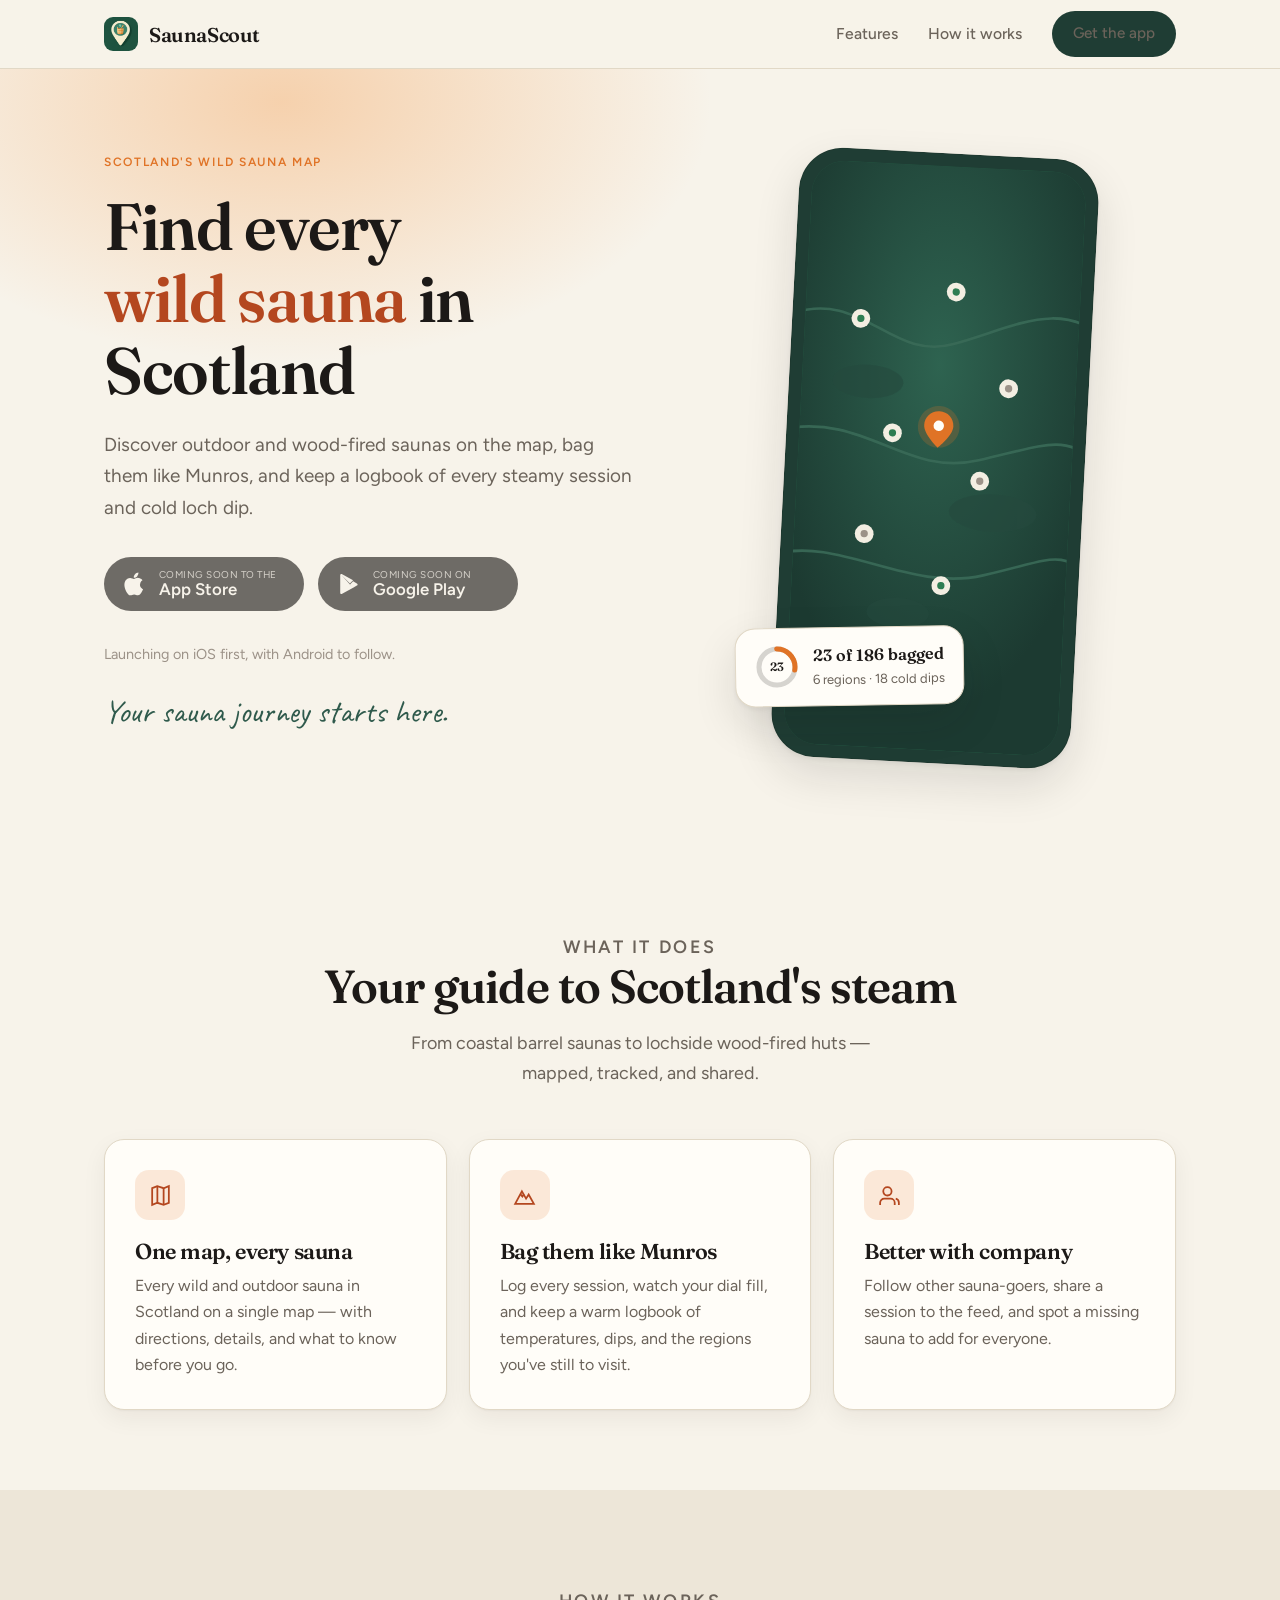
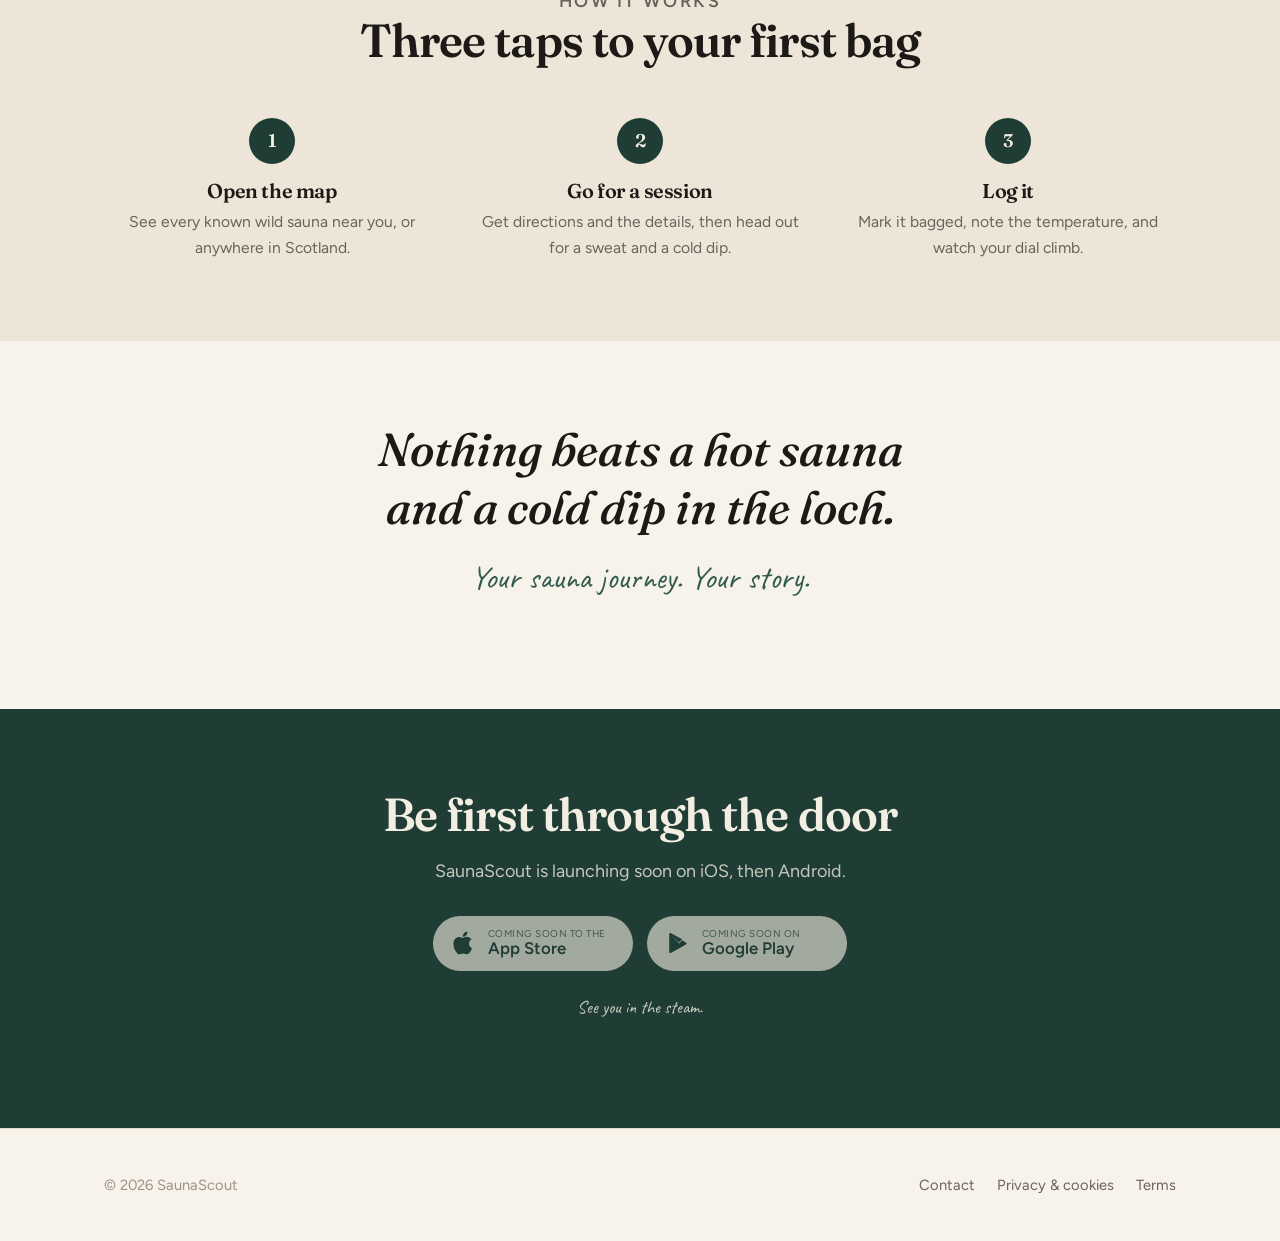
<file: index.html>
<!doctype html>
<html lang="en">
<head>
<meta charset="utf-8" />
<meta name="viewport" content="width=device-width, initial-scale=1" />
<title>SaunaScout — Find Scotland's wild saunas</title>
<meta name="description" content="SaunaScout maps every wild and outdoor sauna across Scotland. Find them on the map, bag them like Munros, and keep a logbook of every session. Coming soon to iOS and Android." />
<link rel="canonical" href="https://saunascout.app/" />
<meta name="theme-color" content="#F7F3EA" media="(prefers-color-scheme: light)" />
<meta name="theme-color" content="#14110F" media="(prefers-color-scheme: dark)" />

<meta property="og:type" content="website" />
<meta property="og:site_name" content="SaunaScout" />
<meta property="og:title" content="SaunaScout — Find Scotland's wild saunas" />
<meta property="og:description" content="Every wild and outdoor sauna in Scotland, on one map. Bag them like Munros and keep a logbook." />
<meta property="og:url" content="https://saunascout.app/" />
<meta property="og:image" content="https://saunascout.app/assets/icon-og.jpg" />
<meta name="twitter:card" content="summary_large_image" />
<meta name="twitter:title" content="SaunaScout — Find Scotland's wild saunas" />
<meta name="twitter:description" content="Every wild and outdoor sauna in Scotland, on one map. Bag them like Munros." />
<meta name="twitter:image" content="https://saunascout.app/assets/icon-og.jpg" />

<link rel="icon" href="/assets/favicon-32.png" sizes="32x32" type="image/png" />
<link rel="apple-touch-icon" href="/assets/icon-180.png" />

<link rel="preconnect" href="https://fonts.googleapis.com" />
<link rel="preconnect" href="https://fonts.gstatic.com" crossorigin />
<link rel="stylesheet" href="https://fonts.googleapis.com/css2?family=Caveat:wght@600&family=Figtree:wght@400;500;600;700&family=Fraunces:ital,opsz,wght@0,9..144,400;0,9..144,500;0,9..144,600;0,9..144,700;1,9..144,500&display=swap" />

<style>
  /* ---------- Ember & Pine ---------- */
  :root {
    --canvas: #F7F3EA;
    --surface: #FFFDF8;
    --surface-sunk: #EDE6D8;
    --border: #E1D8C6;
    --ink: #1C1917;
    --ink-muted: #6B635A;
    --ink-faint: #9C9288;
    --pine: #1F3D34;
    --pine-soft: #2F5A4C;
    --on-pine: #F3EEE2;
    --ember: #E07326;
    --ember-soft: #F4A259;
    --coal: #B4471F;
    --steam: #7FA6A0;
    --success: #2E7D52;
    --icon-ground: #235541;

    --shadow-card: 0 1px 2px rgba(28,25,23,0.04), 0 8px 24px rgba(28,25,23,0.06);
    --shadow-raised: 0 2px 4px rgba(28,25,23,0.05), 0 18px 44px rgba(28,25,23,0.12);

    --r-sm: 10px;
    --r-md: 14px;
    --r-lg: 20px;
    --r-xl: 28px;

    --serif: "Fraunces", Georgia, "Times New Roman", serif;
    --sans: "Figtree", -apple-system, BlinkMacSystemFont, "Segoe UI", Roboto, Helvetica, Arial, sans-serif;
    --script: "Caveat", "Bradley Hand", cursive;

    --maxw: 1120px;
  }

  @media (prefers-color-scheme: dark) {
    :root {
      --canvas: #14110F;
      --surface: #201C18;
      --surface-sunk: #0E0C0A;
      --border: #332C25;
      --ink: #F5EFE4;
      --ink-muted: #A79D90;
      --ink-faint: #7A7167;
      --pine: #24413A;
      --pine-soft: #33564A;
      --on-pine: #EFE8DA;
      --ember: #F08A3C;
      --ember-soft: #F7B172;
      --coal: #D2603A;
      --steam: #8FB6B0;
      --success: #4E9E72;
      --shadow-card: 0 1px 2px rgba(0,0,0,0.40), 0 8px 24px rgba(0,0,0,0.35);
      --shadow-raised: 0 2px 4px rgba(0,0,0,0.45), 0 18px 44px rgba(0,0,0,0.50);
    }
  }

  * { box-sizing: border-box; }
  html { scroll-behavior: smooth; -webkit-text-size-adjust: 100%; }
  body {
    margin: 0;
    background: var(--canvas);
    color: var(--ink);
    font-family: var(--sans);
    font-size: 17px;
    line-height: 1.65;
    -webkit-font-smoothing: antialiased;
    text-rendering: optimizeLegibility;
    overflow-x: hidden;
  }
  img { max-width: 100%; display: block; }
  a { color: var(--coal); text-decoration: none; }
  a:hover { text-decoration: underline; }

  h1, h2, h3 {
    font-family: var(--serif);
    font-optical-sizing: auto;
    font-weight: 600;
    letter-spacing: -0.02em;
    line-height: 1.1;
    margin: 0;
  }

  .wrap { max-width: var(--maxw); margin: 0 auto; padding: 0 24px; }

  .eyebrow {
    font-family: var(--sans);
    font-weight: 600;
    font-size: 0.75rem;
    letter-spacing: 0.14em;
    text-transform: uppercase;
    color: var(--ember);
    margin: 0 0 18px;
  }
  .flourish {
    font-family: var(--script);
    font-size: clamp(1.5rem, 3.4vw, 2rem);
    color: var(--pine-soft);
    line-height: 1.2;
  }
  @media (prefers-color-scheme: dark) { .flourish { color: var(--steam); } }

  .lede {
    font-size: 1.18rem;
    color: var(--ink-muted);
    max-width: 46ch;
  }

  /* ---------- Buttons / badges ---------- */
  .btn {
    display: inline-flex;
    align-items: center;
    gap: 10px;
    font-family: var(--sans);
    font-weight: 600;
    font-size: 1rem;
    padding: 13px 26px;
    border-radius: 999px;
    border: 1px solid transparent;
    cursor: pointer;
    transition: transform .15s ease, opacity .15s ease, background-color .15s ease;
  }
  .btn:hover { text-decoration: none; }
  .btn:active { transform: scale(0.97); }
  .btn-primary { background: var(--pine); color: var(--on-pine); }
  .btn-primary:hover { background: var(--pine-soft); }
  .btn-secondary { background: var(--surface); color: var(--ink); border-color: var(--border); }

  .stores { display: flex; gap: 14px; flex-wrap: wrap; }
  .badge {
    display: inline-flex;
    align-items: center;
    gap: 12px;
    padding: 11px 22px 11px 18px;
    min-width: 200px;
    border-radius: 999px;
    background: var(--ink);
    color: var(--canvas);
    border: 1px solid transparent;
    cursor: not-allowed;
    transition: transform .15s ease, opacity .15s ease;
  }
  .badge[href] { cursor: pointer; }
  .badge[href]:hover { transform: translateY(-2px); text-decoration: none; }
  .badge:not([href]) { opacity: 0.62; }
  .badge svg { width: 24px; height: 24px; flex: none; fill: currentColor; }
  .badge .b-text { text-align: left; line-height: 1.15; font-family: var(--sans); }
  .badge .b-small { display: block; font-size: 0.62rem; letter-spacing: 0.05em; text-transform: uppercase; opacity: 0.75; }
  .badge .b-big { display: block; font-size: 1.05rem; font-weight: 600; }

  .stores-note { font-size: 0.9rem; color: var(--ink-faint); margin: 14px 0 0; }

  /* ---------- Header ---------- */
  header {
    position: sticky; top: 0; z-index: 50;
    background: color-mix(in srgb, var(--canvas) 82%, transparent);
    backdrop-filter: saturate(150%) blur(12px);
    border-bottom: 1px solid var(--border);
  }
  .nav { display: flex; align-items: center; justify-content: space-between; height: 68px; }
  .brand { display: flex; align-items: center; gap: 11px; color: var(--ink); font-family: var(--serif); font-weight: 600; font-size: 1.25rem; letter-spacing: -0.02em; }
  .brand:hover { text-decoration: none; }
  .brand img { width: 34px; height: 34px; border-radius: 9px; }
  .nav-links { display: flex; gap: 30px; align-items: center; }
  .nav-links a { color: var(--ink-muted); font-size: 0.98rem; font-weight: 500; }
  .nav-links a:hover { color: var(--ink); text-decoration: none; }
  .nav .btn { padding: 9px 20px; font-size: 0.95rem; }
  @media (max-width: 720px) {
    .nav-links a:not(.btn) { display: none; }
    .nav { height: 60px; }
    .nav .btn { padding: 8px 16px; font-size: 0.9rem; }
    .brand span { font-size: 1.15rem; }
  }

  /* ---------- Hero ---------- */
  .hero { position: relative; padding: 84px 0 72px; overflow: hidden; }
  .hero::before {
    content: ""; position: absolute; inset: -20% 30% auto -10%; height: 620px;
    background: radial-gradient(60% 60% at 40% 30%, color-mix(in srgb, var(--ember-soft) 42%, transparent), transparent 70%);
    pointer-events: none; z-index: 0;
  }
  .hero .wrap { position: relative; z-index: 1; display: grid; grid-template-columns: 1.05fr 0.95fr; gap: 56px; align-items: center; }
  .hero h1 { font-size: clamp(2.6rem, 6.4vw, 4.1rem); font-weight: 600; }
  .hero h1 em { font-style: normal; color: var(--coal); white-space: nowrap; }
  .hero .lede { margin: 22px 0 0; }
  .hero .cta-row { display: flex; flex-direction: column; gap: 18px; margin-top: 34px; align-items: flex-start; }
  .hero .flourish { margin-top: 26px; }

  .hero-art { position: relative; display: flex; justify-content: center; }
  .phone {
    width: min(300px, 78vw);
    aspect-ratio: 300 / 610;
    background: var(--pine);
    border-radius: 44px;
    padding: 12px;
    box-shadow: var(--shadow-raised);
    border: 1px solid color-mix(in srgb, var(--ink) 12%, transparent);
    rotate: 3deg;
  }
  .phone-screen { width: 100%; height: 100%; border-radius: 33px; overflow: hidden; background: var(--icon-ground); position: relative; }
  .phone-badge {
    position: absolute; left: -40px; bottom: 52px; rotate: -4deg;
    background: var(--surface); color: var(--ink);
    border: 1px solid var(--border); border-radius: var(--r-lg);
    box-shadow: var(--shadow-raised);
    padding: 14px 18px; display: flex; align-items: center; gap: 13px;
    white-space: nowrap;
  }
  .phone-badge .ring { width: 46px; height: 46px; flex: none; }
  .phone-badge .pb-title { font-family: var(--serif); font-weight: 600; font-size: 1.02rem; }
  .phone-badge .pb-sub { font-size: 0.82rem; color: var(--ink-muted); }
  @media (max-width: 900px) {
    .hero .wrap { grid-template-columns: 1fr; gap: 44px; text-align: center; }
    .hero .cta-row, .hero .lede { align-items: center; margin-left: auto; margin-right: auto; }
    .hero .stores { justify-content: center; }
    .hero-art { padding-left: 24px; }
    .phone-badge { left: 0; bottom: 44px; }
  }

  /* ---------- Sections ---------- */
  section { padding: 80px 0; }
  .section-head { max-width: 640px; margin: 0 auto 52px; text-align: center; }
  .section-head h2 { font-size: clamp(2rem, 4.4vw, 2.9rem); }
  .section-head p { color: var(--ink-muted); font-size: 1.12rem; margin: 16px auto 0; max-width: 46ch; }

  .features { display: grid; grid-template-columns: repeat(3, 1fr); gap: 22px; }
  @media (max-width: 900px) { .features { grid-template-columns: 1fr; max-width: 460px; margin: 0 auto; } }
  .card {
    background: var(--surface);
    border: 1px solid var(--border);
    border-radius: var(--r-lg);
    box-shadow: var(--shadow-card);
    padding: 30px;
  }
  .card .ic {
    width: 50px; height: 50px; border-radius: var(--r-md);
    display: grid; place-items: center; margin-bottom: 20px;
    background: color-mix(in srgb, var(--ember) 15%, transparent);
  }
  .card .ic svg { width: 25px; height: 25px; stroke: var(--coal); fill: none; stroke-width: 1.7; }
  .card h3 { font-size: 1.35rem; margin-bottom: 9px; }
  .card p { color: var(--ink-muted); margin: 0; font-size: 1rem; }

  /* ---------- Steps ---------- */
  .steps-band { background: var(--surface-sunk); }
  .steps { display: grid; grid-template-columns: repeat(3, 1fr); gap: 32px; }
  @media (max-width: 900px) { .steps { grid-template-columns: 1fr; max-width: 440px; margin: 0 auto; } }
  .step { text-align: center; }
  .step .n {
    width: 46px; height: 46px; border-radius: 999px; margin: 0 auto 16px;
    display: grid; place-items: center;
    background: var(--pine); color: var(--on-pine);
    font-family: var(--serif); font-weight: 600; font-size: 1.15rem;
  }
  .step h3 { font-size: 1.25rem; margin-bottom: 7px; }
  .step p { color: var(--ink-muted); margin: 0; font-size: 0.98rem; }

  /* ---------- Quote ---------- */
  .quote { text-align: center; }
  .quote blockquote {
    margin: 0 auto; max-width: 20ch;
    font-family: var(--serif); font-style: italic; font-weight: 500;
    font-size: clamp(1.8rem, 4.5vw, 2.9rem); line-height: 1.25;
    color: var(--ink);
  }
  .quote .flourish { margin-top: 22px; }

  /* ---------- CTA ---------- */
  .cta { background: var(--pine); color: var(--on-pine); text-align: center; }
  .cta h2 { color: var(--on-pine); font-size: clamp(2rem, 4.4vw, 2.9rem); }
  .cta p { color: color-mix(in srgb, var(--on-pine) 78%, transparent); font-size: 1.12rem; margin: 16px 0 30px; }
  .cta .stores { justify-content: center; }
  .cta .badge { background: var(--on-pine); color: var(--pine); }
  .cta .flourish { color: color-mix(in srgb, var(--on-pine) 82%, transparent); margin-top: 26px; }

  /* ---------- Footer ---------- */
  footer { padding: 44px 0; border-top: 1px solid var(--border); color: var(--ink-faint); font-size: 0.92rem; }
  .foot { display: flex; justify-content: space-between; align-items: center; flex-wrap: wrap; gap: 14px; }
  .foot a { color: var(--ink-muted); }
  .foot-links { display: flex; gap: 22px; flex-wrap: wrap; }

  @media (prefers-reduced-motion: reduce) {
    html { scroll-behavior: auto; }
    * { transition: none !important; }
    .phone { rotate: none; }
  }
</style>
</head>
<body>

<header>
  <div class="wrap nav">
    <a class="brand" href="/">
      <img src="/assets/icon-256.png" alt="" />
      <span>SaunaScout</span>
    </a>
    <nav class="nav-links">
      <a href="#features">Features</a>
      <a href="#how">How it works</a>
      <a class="btn btn-primary" href="#get">Get the app</a>
    </nav>
  </div>
</header>

<main>
  <section class="hero">
    <div class="wrap">
      <div class="hero-copy">
        <p class="eyebrow">Scotland's wild sauna map</p>
        <h1>Find every <em>wild sauna</em> in Scotland</h1>
        <p class="lede">
          Discover outdoor and wood-fired saunas on the map, bag them like
          Munros, and keep a logbook of every steamy session and cold loch dip.
        </p>
        <div class="cta-row" id="get">
          <!--
            STORE LINKS — not live yet. Set APP_STORE_URL / PLAY_STORE_URL in the
            <script> at the foot of this file; that activates every badge on the page.
          -->
          <div class="stores">
            <a class="badge" data-store="ios" aria-label="SaunaScout on the App Store">
              <svg viewBox="0 0 24 24" aria-hidden="true"><path d="M17.05 12.53c-.03-2.9 2.37-4.29 2.48-4.36-1.35-1.98-3.46-2.25-4.2-2.28-1.79-.18-3.5 1.05-4.4 1.05-.92 0-2.31-1.03-3.8-1-1.95.03-3.76 1.14-4.76 2.9-2.04 3.53-.52 8.75 1.45 11.61.96 1.4 2.11 2.98 3.6 2.92 1.45-.06 2-.94 3.74-.94 1.74 0 2.24.94 3.77.91 1.56-.03 2.55-1.42 3.5-2.83 1.11-1.62 1.57-3.19 1.59-3.27-.04-.02-3.05-1.17-3.08-4.63zM14.2 4.15c.8-.97 1.34-2.32 1.19-3.66-1.15.05-2.55.77-3.38 1.73-.74.86-1.39 2.24-1.22 3.55 1.29.1 2.6-.65 3.41-1.62z"/></svg>
              <span class="b-text"><span class="b-small" data-soon="Coming soon to the" data-live="Download on the">Coming soon to the</span><span class="b-big">App Store</span></span>
            </a>
            <a class="badge" data-store="android" aria-label="SaunaScout on Google Play">
              <svg viewBox="0 0 24 24" aria-hidden="true"><path d="M3.6 2.2c-.24.25-.38.64-.38 1.15v17.3c0 .5.14.9.4 1.14l.06.05L13 12.6v-.2L3.68 2.15l-.08.05zM16.1 15.7l-3.1-3.1v-.2l3.1-3.1.07.04 3.68 2.1c1.05.6 1.05 1.57 0 2.17l-3.68 2.1-.07.04zM12.9 12.4L3.6 21.8c.35.36.92.4 1.57.05l10.94-6.2-3.2-3.25zM3.6 2.2l9.3 9.4 3.2-3.25L5.17 2.15c-.65-.37-1.22-.32-1.57.05z"/></svg>
              <span class="b-text"><span class="b-small" data-soon="Coming soon on" data-live="Get it on">Coming soon on</span><span class="b-big">Google Play</span></span>
            </a>
          </div>
          <p class="stores-note">Launching on iOS first, with Android to follow.</p>
        </div>
        <p class="flourish">Your sauna journey starts here.</p>
      </div>

      <div class="hero-art">
        <div class="phone" aria-hidden="true">
          <div class="phone-screen">
            <svg viewBox="0 0 276 560" width="100%" height="100%" preserveAspectRatio="xMidYMid slice" role="img" aria-label="A map of Scotland dotted with sauna pins">
              <defs>
                <radialGradient id="glow" cx="50%" cy="34%" r="60%">
                  <stop offset="0%" stop-color="#2E6350" />
                  <stop offset="100%" stop-color="#1C3A31" />
                </radialGradient>
              </defs>
              <rect width="276" height="560" fill="url(#glow)" />
              <!-- abstract lochs / coastline -->
              <g fill="none" stroke="#3A6B58" stroke-width="2.5" opacity="0.9">
                <path d="M-10 150 C 60 120, 90 190, 150 170 S 250 120, 300 160" />
                <path d="M-10 260 C 70 240, 110 300, 180 280 S 260 250, 300 280" />
                <path d="M-10 380 C 50 360, 120 410, 190 390 S 260 360, 300 390" />
              </g>
              <g fill="#264A3F" opacity="0.6">
                <ellipse cx="70" cy="210" rx="34" ry="16" />
                <ellipse cx="196" cy="330" rx="42" ry="18" />
                <ellipse cx="110" cy="430" rx="30" ry="14" />
              </g>
              <!-- pins -->
              <g>
                <g transform="translate(60 150)"><circle r="9" fill="#F3EEE2"/><circle r="3.5" fill="#2E7D52"/></g>
                <g transform="translate(150 120)"><circle r="9" fill="#F3EEE2"/><circle r="3.5" fill="#2E7D52"/></g>
                <g transform="translate(205 210)"><circle r="9" fill="#F3EEE2"/><circle r="3.5" fill="#9C9288"/></g>
                <g transform="translate(96 258)"><circle r="9" fill="#F3EEE2"/><circle r="3.5" fill="#2E7D52"/></g>
                <g transform="translate(182 300)"><circle r="9" fill="#F3EEE2"/><circle r="3.5" fill="#9C9288"/></g>
                <g transform="translate(74 356)"><circle r="9" fill="#F3EEE2"/><circle r="3.5" fill="#9C9288"/></g>
                <g transform="translate(150 402)"><circle r="9" fill="#F3EEE2"/><circle r="3.5" fill="#2E7D52"/></g>
                <!-- selected -->
                <g transform="translate(140 250)">
                  <circle r="20" fill="#E07326" opacity="0.22"/>
                  <path d="M0 -15 C 8 -15, 14 -9, 14 -1 C 14 8, 0 20, 0 20 C 0 20, -14 8, -14 -1 C -14 -9, -8 -15, 0 -15 Z" fill="#E07326"/>
                  <circle cy="-1" r="5" fill="#FFFDF8"/>
                </g>
              </g>
            </svg>
          </div>
          <div class="phone-badge">
            <svg class="ring" viewBox="0 0 46 46" aria-hidden="true">
              <circle cx="23" cy="23" r="18" fill="none" stroke="currentColor" stroke-opacity="0.18" stroke-width="5"/>
              <circle cx="23" cy="23" r="18" fill="none" stroke="#E07326" stroke-width="5" stroke-linecap="round"
                pathLength="100" stroke-dasharray="100" stroke-dashoffset="72" transform="rotate(-90 23 23)"/>
              <text x="23" y="27" text-anchor="middle" font-family="Fraunces, serif" font-weight="600" font-size="12" fill="currentColor">23</text>
            </svg>
            <div>
              <div class="pb-title">23 of 186 bagged</div>
              <div class="pb-sub">6 regions · 18 cold dips</div>
            </div>
          </div>
        </div>
      </div>
    </div>
  </section>

  <section id="features">
    <div class="wrap">
      <div class="section-head">
        <p class="eyebrow">What it does</p>
        <h2>Your guide to Scotland's steam</h2>
        <p>From coastal barrel saunas to lochside wood-fired huts — mapped, tracked, and shared.</p>
      </div>
      <div class="features">
        <div class="card">
          <div class="ic"><svg viewBox="0 0 24 24"><path d="M9 3 4 5v16l5-2 6 2 5-2V3l-5 2-6-2Z"/><path d="M9 3v16M15 5v16"/></svg></div>
          <h3>One map, every sauna</h3>
          <p>Every wild and outdoor sauna in Scotland on a single map — with directions, details, and what to know before you go.</p>
        </div>
        <div class="card">
          <div class="ic"><svg viewBox="0 0 24 24"><path d="m3 20 6.5-12 4 7 2.5-4 5 9Z"/><path d="m8.2 11 1.8 2 1.4-2.2"/></svg></div>
          <h3>Bag them like Munros</h3>
          <p>Log every session, watch your dial fill, and keep a warm logbook of temperatures, dips, and the regions you've still to visit.</p>
        </div>
        <div class="card">
          <div class="ic"><svg viewBox="0 0 24 24"><path d="M17 21v-2a4 4 0 0 0-4-4H7a4 4 0 0 0-4 4v2"/><circle cx="10" cy="8" r="4"/><path d="M21 21v-2a4 4 0 0 0-3-3.9"/></svg></div>
          <h3>Better with company</h3>
          <p>Follow other sauna-goers, share a session to the feed, and spot a missing sauna to add for everyone.</p>
        </div>
      </div>
    </div>
  </section>

  <section class="steps-band" id="how">
    <div class="wrap">
      <div class="section-head">
        <p class="eyebrow">How it works</p>
        <h2>Three taps to your first bag</h2>
      </div>
      <div class="steps">
        <div class="step">
          <div class="n">1</div>
          <h3>Open the map</h3>
          <p>See every known wild sauna near you, or anywhere in Scotland.</p>
        </div>
        <div class="step">
          <div class="n">2</div>
          <h3>Go for a session</h3>
          <p>Get directions and the details, then head out for a sweat and a cold dip.</p>
        </div>
        <div class="step">
          <div class="n">3</div>
          <h3>Log it</h3>
          <p>Mark it bagged, note the temperature, and watch your dial climb.</p>
        </div>
      </div>
    </div>
  </section>

  <section class="quote">
    <div class="wrap">
      <blockquote>Nothing beats a hot sauna and a cold dip in the loch.</blockquote>
      <p class="flourish">Your sauna journey. Your story.</p>
    </div>
  </section>

  <section class="cta">
    <div class="wrap">
      <h2>Be first through the door</h2>
      <p>SaunaScout is launching soon on iOS, then Android.</p>
      <div class="stores">
        <a class="badge" data-store="ios" aria-label="SaunaScout on the App Store">
          <svg viewBox="0 0 24 24" aria-hidden="true"><path d="M17.05 12.53c-.03-2.9 2.37-4.29 2.48-4.36-1.35-1.98-3.46-2.25-4.2-2.28-1.79-.18-3.5 1.05-4.4 1.05-.92 0-2.31-1.03-3.8-1-1.95.03-3.76 1.14-4.76 2.9-2.04 3.53-.52 8.75 1.45 11.61.96 1.4 2.11 2.98 3.6 2.92 1.45-.06 2-.94 3.74-.94 1.74 0 2.24.94 3.77.91 1.56-.03 2.55-1.42 3.5-2.83 1.11-1.62 1.57-3.19 1.59-3.27-.04-.02-3.05-1.17-3.08-4.63zM14.2 4.15c.8-.97 1.34-2.32 1.19-3.66-1.15.05-2.55.77-3.38 1.73-.74.86-1.39 2.24-1.22 3.55 1.29.1 2.6-.65 3.41-1.62z"/></svg>
          <span class="b-text"><span class="b-small" data-soon="Coming soon to the" data-live="Download on the">Coming soon to the</span><span class="b-big">App Store</span></span>
        </a>
        <a class="badge" data-store="android" aria-label="SaunaScout on Google Play">
          <svg viewBox="0 0 24 24" aria-hidden="true"><path d="M3.6 2.2c-.24.25-.38.64-.38 1.15v17.3c0 .5.14.9.4 1.14l.06.05L13 12.6v-.2L3.68 2.15l-.08.05zM16.1 15.7l-3.1-3.1v-.2l3.1-3.1.07.04 3.68 2.1c1.05.6 1.05 1.57 0 2.17l-3.68 2.1-.07.04zM12.9 12.4L3.6 21.8c.35.36.92.4 1.57.05l10.94-6.2-3.2-3.25zM3.6 2.2l9.3 9.4 3.2-3.25L5.17 2.15c-.65-.37-1.22-.32-1.57.05z"/></svg>
          <span class="b-text"><span class="b-small" data-soon="Coming soon on" data-live="Get it on">Coming soon on</span><span class="b-big">Google Play</span></span>
        </a>
      </div>
      <p class="flourish">See you in the steam.</p>
    </div>
  </section>
</main>

<footer>
  <div class="wrap foot">
    <span>&copy; <span id="year">2026</span> SaunaScout</span>
    <span class="foot-links">
      <a href="mailto:support@saunascout.app">Contact</a>
      <a href="/privacy.html">Privacy &amp; cookies</a>
      <a href="/terms.html">Terms</a>
    </span>
  </div>
</footer>

<script>
  document.getElementById('year').textContent = new Date().getFullYear();

  /* ------------------------------------------------------------------
     APP STORE LINKS — paste the real URLs when the listings go live.
     An empty value keeps that badge in its "Coming soon" state.
  ------------------------------------------------------------------ */
  var APP_STORE_URL = "";   // e.g. "https://apps.apple.com/gb/app/idXXXXXXXXXX"
  var PLAY_STORE_URL = "";  // e.g. "https://play.google.com/store/apps/details?id=com.maxreuben.saunascout"

  [["ios", APP_STORE_URL], ["android", PLAY_STORE_URL]].forEach(function (pair) {
    if (!pair[1]) return;
    document.querySelectorAll('.badge[data-store="' + pair[0] + '"]').forEach(function (badge) {
      badge.setAttribute("href", pair[1]);
      badge.setAttribute("target", "_blank");
      badge.setAttribute("rel", "noopener");
      var small = badge.querySelector(".b-small");
      if (small && small.dataset.live) small.textContent = small.dataset.live;
    });
  });
</script>
</body>
</html>
</file>
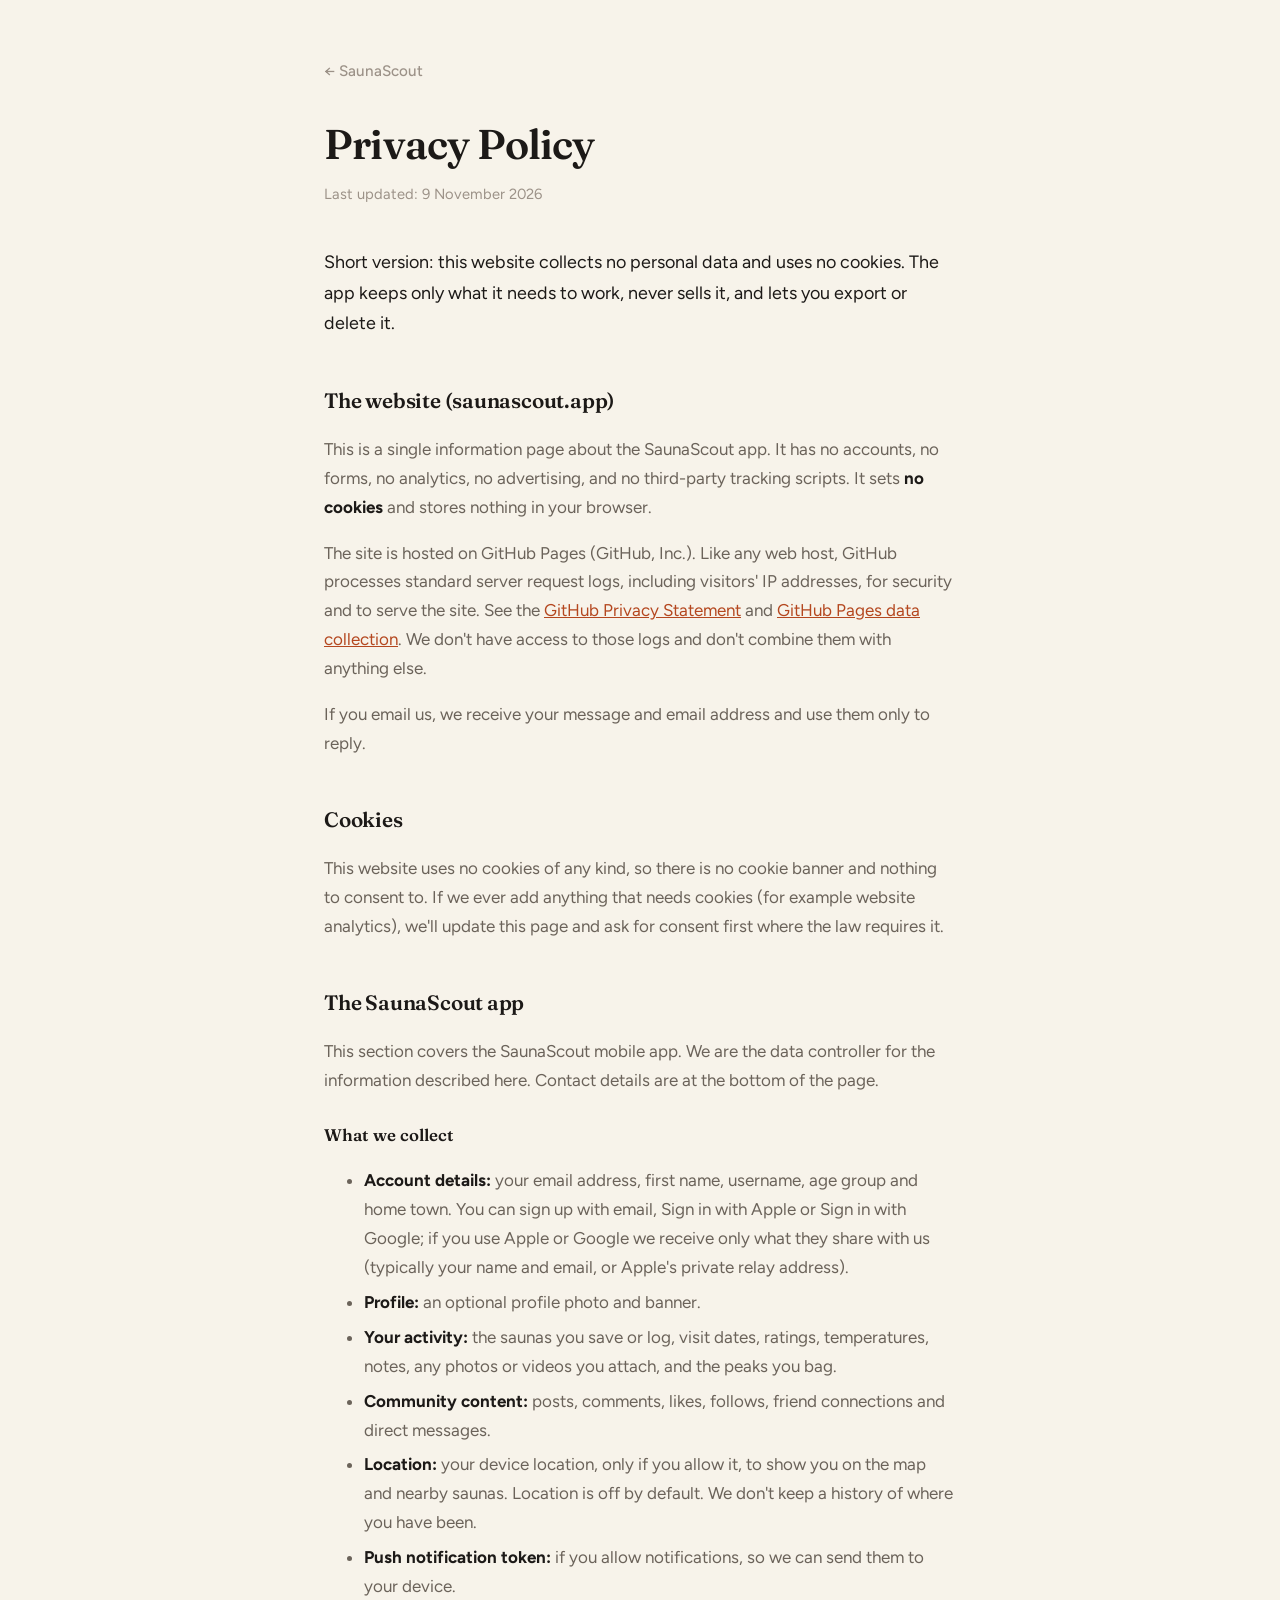
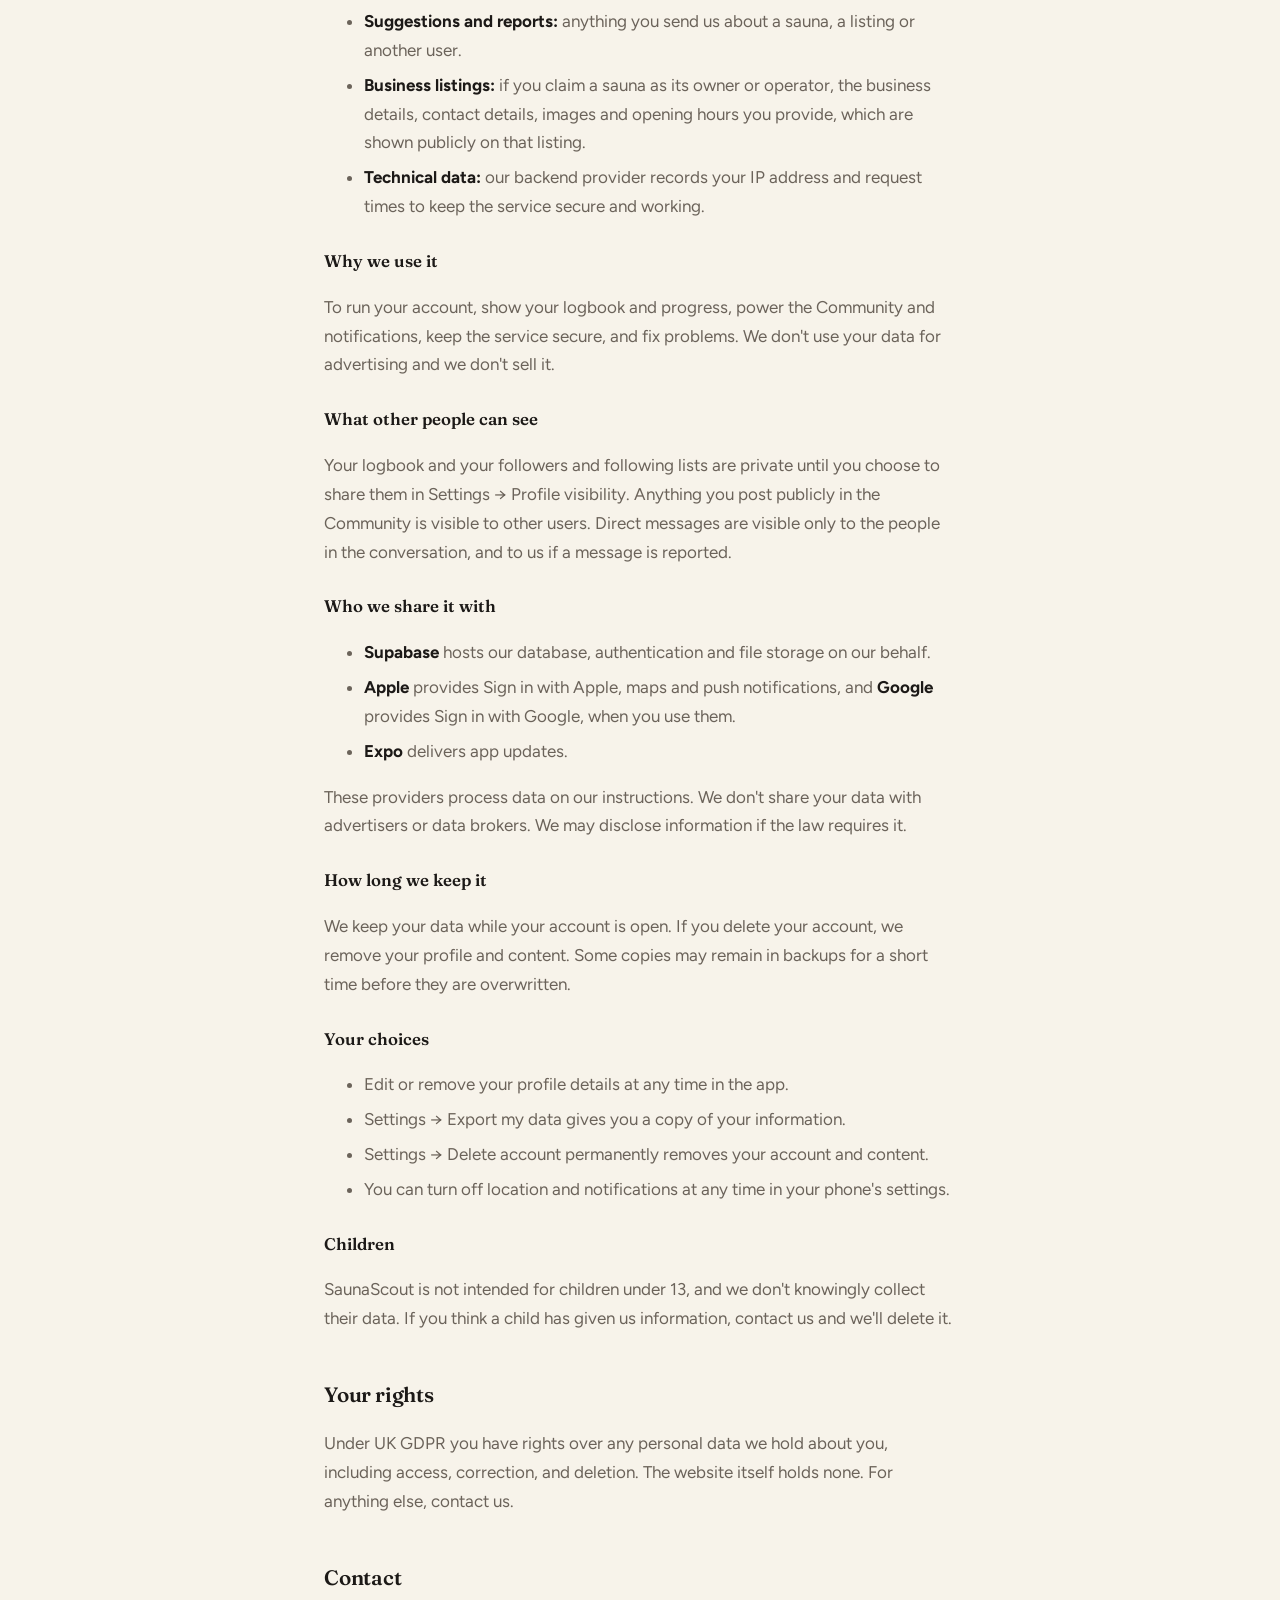
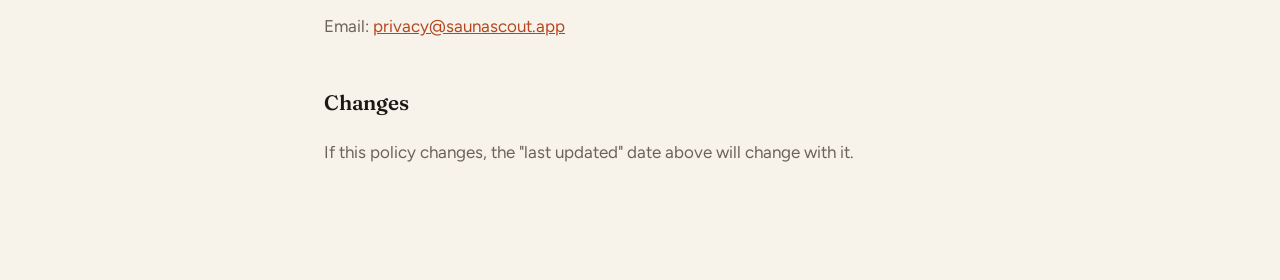
<file: privacy.html>
<!doctype html>
<html lang="en">
<head>
<meta charset="utf-8" />
<meta name="viewport" content="width=device-width, initial-scale=1" />
<title>Privacy Policy — SaunaScout</title>
<meta name="description" content="How SaunaScout and its website handle your data." />
<meta name="theme-color" content="#F7F3EA" media="(prefers-color-scheme: light)" />
<meta name="theme-color" content="#14110F" media="(prefers-color-scheme: dark)" />
<link rel="icon" href="/assets/favicon-32.png" sizes="32x32" type="image/png" />
<link rel="preconnect" href="https://fonts.googleapis.com" />
<link rel="preconnect" href="https://fonts.gstatic.com" crossorigin />
<link rel="stylesheet" href="https://fonts.googleapis.com/css2?family=Figtree:wght@400;500;600&family=Fraunces:opsz,wght@9..144,600&display=swap" />
<link rel="stylesheet" href="/assets/pages.css" />
</head>
<body>
<div class="wrap">
  <a class="back" href="/">&larr; SaunaScout</a>
  <h1>Privacy Policy</h1>
  <p class="meta">Last updated: 9 November 2026</p>

  <p class="lede">
    Short version: this website collects no personal data and uses no cookies. The
    app keeps only what it needs to work, never sells it, and lets you export or
    delete it.
  </p>

  <h2>The website (saunascout.app)</h2>
  <p>
    This is a single information page about the SaunaScout app. It has no accounts,
    no forms, no analytics, no advertising, and no third-party tracking scripts.
    It sets <strong>no cookies</strong> and stores nothing in your browser.
  </p>
  <p>
    The site is hosted on GitHub Pages (GitHub, Inc.). Like any web host, GitHub
    processes standard server request logs, including visitors' IP addresses, for
    security and to serve the site. See the
    <a href="https://docs.github.com/en/site-policy/privacy-policies/github-general-privacy-statement" rel="noopener">GitHub Privacy Statement</a>
    and
    <a href="https://docs.github.com/en/pages/getting-started-with-github-pages/what-is-github-pages#data-collection" rel="noopener">GitHub Pages data collection</a>.
    We don't have access to those logs and don't combine them with anything else.
  </p>
  <p>
    If you email us, we receive your message and email address and use them only
    to reply.
  </p>

  <h2>Cookies</h2>
  <p>
    This website uses no cookies of any kind, so there is no cookie banner and
    nothing to consent to. If we ever add anything that needs cookies (for
    example website analytics), we'll update this page and ask for consent first
    where the law requires it.
  </p>

  <h2 id="app">The SaunaScout app</h2>
  <p>
    This section covers the SaunaScout mobile app. We are the data controller for
    the information described here. Contact details are at the bottom of the page.
  </p>

  <h3>What we collect</h3>
  <ul>
    <li><strong>Account details:</strong> your email address, first name, username, age group and home town. You can sign up with email, Sign in with Apple or Sign in with Google; if you use Apple or Google we receive only what they share with us (typically your name and email, or Apple's private relay address).</li>
    <li><strong>Profile:</strong> an optional profile photo and banner.</li>
    <li><strong>Your activity:</strong> the saunas you save or log, visit dates, ratings, temperatures, notes, any photos or videos you attach, and the peaks you bag.</li>
    <li><strong>Community content:</strong> posts, comments, likes, follows, friend connections and direct messages.</li>
    <li><strong>Location:</strong> your device location, only if you allow it, to show you on the map and nearby saunas. Location is off by default. We don't keep a history of where you have been.</li>
    <li><strong>Push notification token:</strong> if you allow notifications, so we can send them to your device.</li>
    <li><strong>Suggestions and reports:</strong> anything you send us about a sauna, a listing or another user.</li>
    <li><strong>Business listings:</strong> if you claim a sauna as its owner or operator, the business details, contact details, images and opening hours you provide, which are shown publicly on that listing.</li>
    <li><strong>Technical data:</strong> our backend provider records your IP address and request times to keep the service secure and working.</li>
  </ul>

  <h3>Why we use it</h3>
  <p>
    To run your account, show your logbook and progress, power the Community and
    notifications, keep the service secure, and fix problems. We don't use your
    data for advertising and we don't sell it.
  </p>

  <h3>What other people can see</h3>
  <p>
    Your logbook and your followers and following lists are private until you
    choose to share them in Settings &rarr; Profile visibility. Anything you post
    publicly in the Community is visible to other users. Direct messages are visible
    only to the people in the conversation, and to us if a message is reported.
  </p>

  <h3>Who we share it with</h3>
  <ul>
    <li><strong>Supabase</strong> hosts our database, authentication and file storage on our behalf.</li>
    <li><strong>Apple</strong> provides Sign in with Apple, maps and push notifications, and <strong>Google</strong> provides Sign in with Google, when you use them.</li>
    <li><strong>Expo</strong> delivers app updates.</li>
  </ul>
  <p>
    These providers process data on our instructions. We don't share your data
    with advertisers or data brokers. We may disclose information if the law
    requires it.
  </p>

  <h3>How long we keep it</h3>
  <p>
    We keep your data while your account is open. If you delete your account, we
    remove your profile and content. Some copies may remain in backups for a short
    time before they are overwritten.
  </p>

  <h3>Your choices</h3>
  <ul>
    <li>Edit or remove your profile details at any time in the app.</li>
    <li>Settings &rarr; Export my data gives you a copy of your information.</li>
    <li>Settings &rarr; Delete account permanently removes your account and content.</li>
    <li>You can turn off location and notifications at any time in your phone's settings.</li>
  </ul>

  <h3>Children</h3>
  <p>
    SaunaScout is not intended for children under 13, and we don't knowingly
    collect their data. If you think a child has given us information, contact us
    and we'll delete it.
  </p>

  <h2>Your rights</h2>
  <p>
    Under UK GDPR you have rights over any personal data we hold about you,
    including access, correction, and deletion. The website itself holds none. For anything else, contact us.
  </p>

  <h2>Contact</h2>
  <p>Email: <a href="mailto:privacy@saunascout.app">privacy@saunascout.app</a></p>

  <h2>Changes</h2>
  <p>
    If this policy changes, the "last updated" date above will change with it.
  </p>
</div>
</body>
</html>
</file>
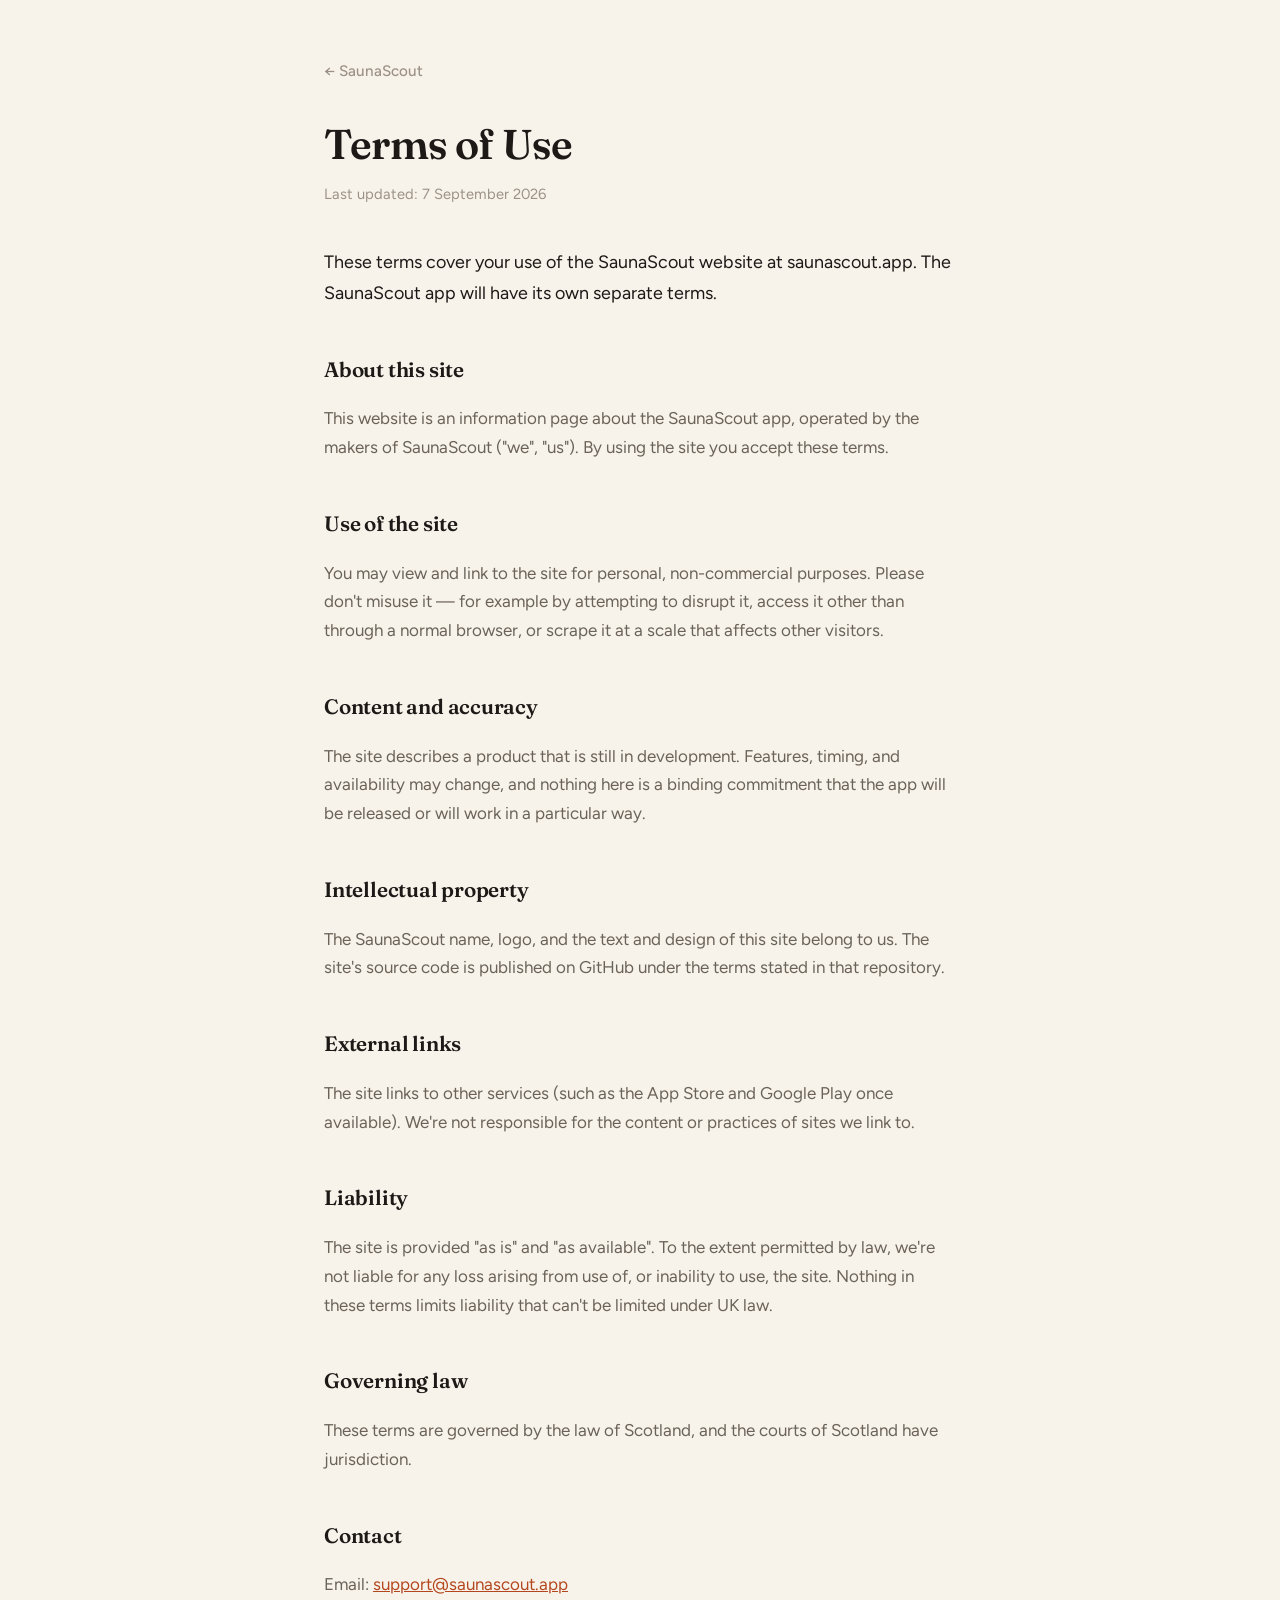
<file: terms.html>
<!doctype html>
<html lang="en">
<head>
<meta charset="utf-8" />
<meta name="viewport" content="width=device-width, initial-scale=1" />
<title>Terms of Use — SaunaScout</title>
<meta name="description" content="Terms for using the SaunaScout website." />
<meta name="theme-color" content="#F7F3EA" media="(prefers-color-scheme: light)" />
<meta name="theme-color" content="#14110F" media="(prefers-color-scheme: dark)" />
<link rel="icon" href="/assets/favicon-32.png" sizes="32x32" type="image/png" />
<link rel="preconnect" href="https://fonts.googleapis.com" />
<link rel="preconnect" href="https://fonts.gstatic.com" crossorigin />
<link rel="stylesheet" href="https://fonts.googleapis.com/css2?family=Figtree:wght@400;500;600&family=Fraunces:opsz,wght@9..144,600&display=swap" />
<link rel="stylesheet" href="/assets/pages.css" />
</head>
<body>
<div class="wrap">
  <a class="back" href="/">&larr; SaunaScout</a>
  <h1>Terms of Use</h1>
  <p class="meta">Last updated: 7 September 2026</p>

  <p class="lede">
    These terms cover your use of the SaunaScout website at saunascout.app.
    The SaunaScout app will have its own separate terms.
  </p>

  <h2>About this site</h2>
  <p>
    This website is an information page about the SaunaScout app, operated by the
    makers of SaunaScout ("we", "us"). By using the site you accept these terms.
  </p>

  <h2>Use of the site</h2>
  <p>
    You may view and link to the site for personal, non-commercial purposes.
    Please don't misuse it — for example by attempting to disrupt it, access it
    other than through a normal browser, or scrape it at a scale that affects
    other visitors.
  </p>

  <h2>Content and accuracy</h2>
  <p>
    The site describes a product that is still in development. Features, timing,
    and availability may change, and nothing here is a binding commitment that
    the app will be released or will work in a particular way.
  </p>

  <h2>Intellectual property</h2>
  <p>
    The SaunaScout name, logo, and the text and design of this site belong to us.
    The site's source code is published on GitHub under the terms stated in that
    repository.
  </p>

  <h2>External links</h2>
  <p>
    The site links to other services (such as the App Store and Google Play once
    available). We're not responsible for the content or practices of sites we
    link to.
  </p>

  <h2>Liability</h2>
  <p>
    The site is provided "as is" and "as available". To the extent permitted by
    law, we're not liable for any loss arising from use of, or inability to use,
    the site. Nothing in these terms limits liability that can't be limited under
    UK law.
  </p>

  <h2>Governing law</h2>
  <p>
    These terms are governed by the law of Scotland, and the courts of Scotland
    have jurisdiction.
  </p>

  <h2>Contact</h2>
  <p>Email: <a href="mailto:support@saunascout.app">support@saunascout.app</a></p>
</div>
</body>
</html>
</file>
<file: assets/pages.css>
/* Ember & Pine — shared styles for the text pages (privacy, terms). */
:root {
  --canvas: #F7F3EA;
  --surface: #FFFDF8;
  --border: #E1D8C6;
  --ink: #1C1917;
  --ink-muted: #6B635A;
  --ink-faint: #9C9288;
  --pine: #1F3D34;
  --pine-soft: #2F5A4C;
  --coal: #B4471F;
  --ember: #E07326;
  --serif: "Fraunces", Georgia, "Times New Roman", serif;
  --sans: "Figtree", -apple-system, BlinkMacSystemFont, "Segoe UI", Roboto, Helvetica, Arial, sans-serif;
}
@media (prefers-color-scheme: dark) {
  :root {
    --canvas: #14110F;
    --surface: #201C18;
    --border: #332C25;
    --ink: #F5EFE4;
    --ink-muted: #A79D90;
    --ink-faint: #7A7167;
    --pine-soft: #8FB6B0;
    --coal: #D2603A;
    --ember: #F08A3C;
  }
}

* { box-sizing: border-box; }
body {
  margin: 0;
  background: var(--canvas);
  color: var(--ink);
  font-family: var(--sans);
  font-size: 17px;
  line-height: 1.7;
  -webkit-font-smoothing: antialiased;
}
.wrap { max-width: 680px; margin: 0 auto; padding: 56px 24px 96px; }
a { color: var(--coal); }
h1 { font-family: var(--serif); font-weight: 600; font-size: clamp(2rem, 5vw, 2.6rem); letter-spacing: -0.02em; line-height: 1.12; margin: 0 0 10px; }
h2 { font-family: var(--serif); font-weight: 600; font-size: 1.3rem; letter-spacing: -0.01em; margin: 44px 0 10px; }
h3 { font-family: var(--serif); font-weight: 600; font-size: 1.05rem; margin: 26px 0 6px; }
p, li { color: var(--ink-muted); }
li { margin: 6px 0; }
strong { color: var(--ink); }
.meta { color: var(--ink-faint); font-size: 0.92rem; margin-bottom: 40px; }
.back {
  display: inline-block; margin-bottom: 36px;
  color: var(--ink-faint); text-decoration: none;
  font-weight: 500; font-size: 0.95rem;
}
.back:hover { color: var(--ink); }
.lede { color: var(--ink); font-size: 1.12rem; }
.note {
  border-left: 2px solid color-mix(in srgb, var(--ember) 55%, transparent);
  padding: 4px 0 4px 16px; margin: 24px 0;
  color: var(--ink-muted); font-size: 0.98rem;
}
</file>
